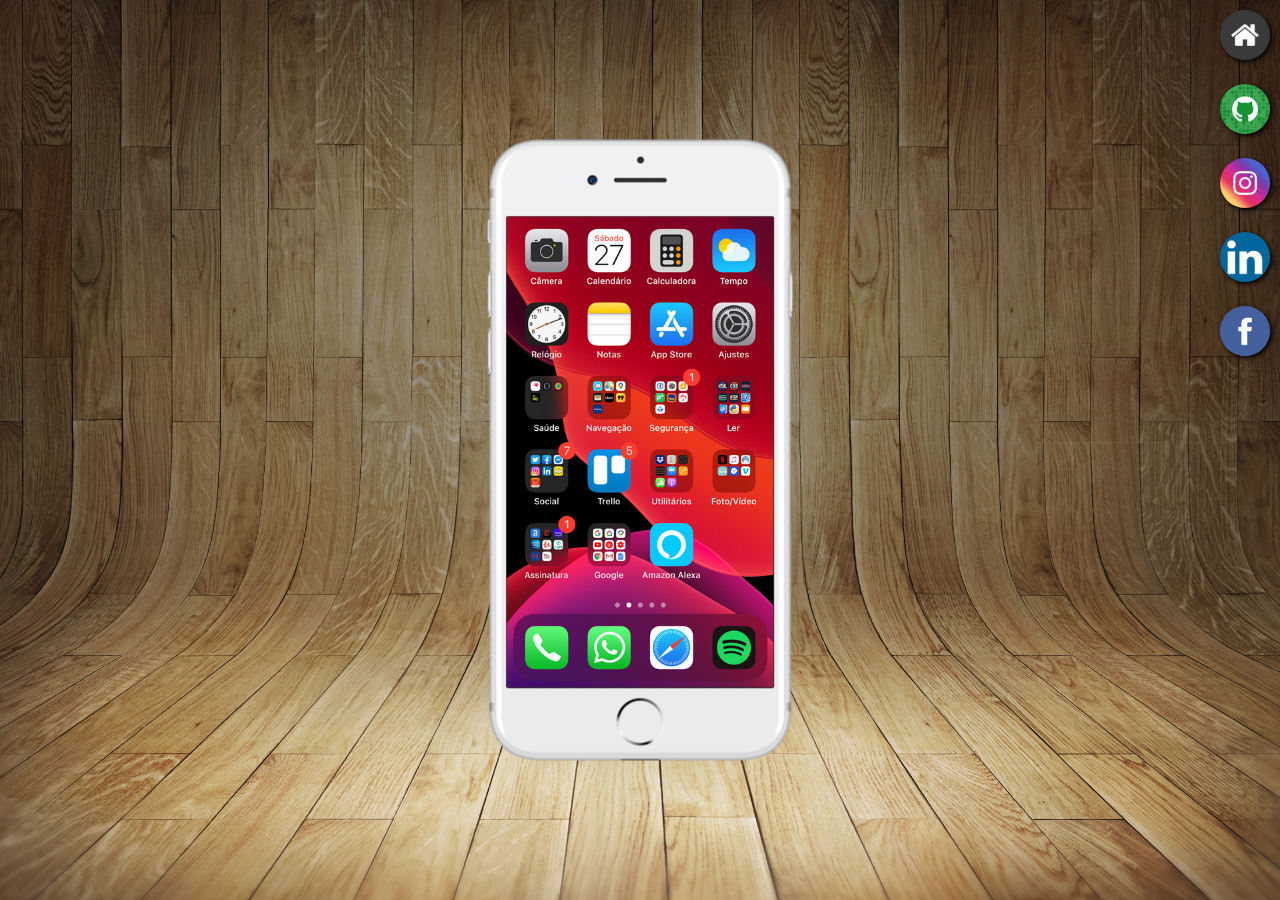
<file: index.html>
<!DOCTYPE html>
<html lang="pt-br">
<head>
    <meta charset="UTF-8">
    <meta name="viewport" content="width=device-width, initial-scale=1.0">
    <link rel="shortcut icon" href="favicon.ico" type="image/x-icon">
    <link rel="stylesheet" href="estilos/styles.css">
    <title>Projetos Redes Sociais</title>
</head>
<body>
    <main>
        <section id="telefone">
            <iframe src="home.html" name="tela" id="tela" frameborder="0">
                Seu navegador não é compativel com isso..
            </iframe>
                
        </section>
        <section id="redes-sociais">
            <a href="home.html" target="tela"><img src="imagens/logo-home.jpg" alt="Home"></a><br>
            <a href="github.html" target="tela"><img src="imagens/logo-github.jpg" alt="GitHub"></a><br>
            <a href="instagram.html" target="tela"><img src="imagens/logo-instagram.jpg" alt="Instagram"></a><br>
            <a href="linkedin.html" target="tela"><img src="imagens/logo-linkedin.png" alt="Twiter"></a><br>
            <a href="facebook.html" target="tela"><img src="imagens/logo-facebook.jpg" alt="Facebook"></a><br>
        </section>
    </main>
</body>
</html>
</file>
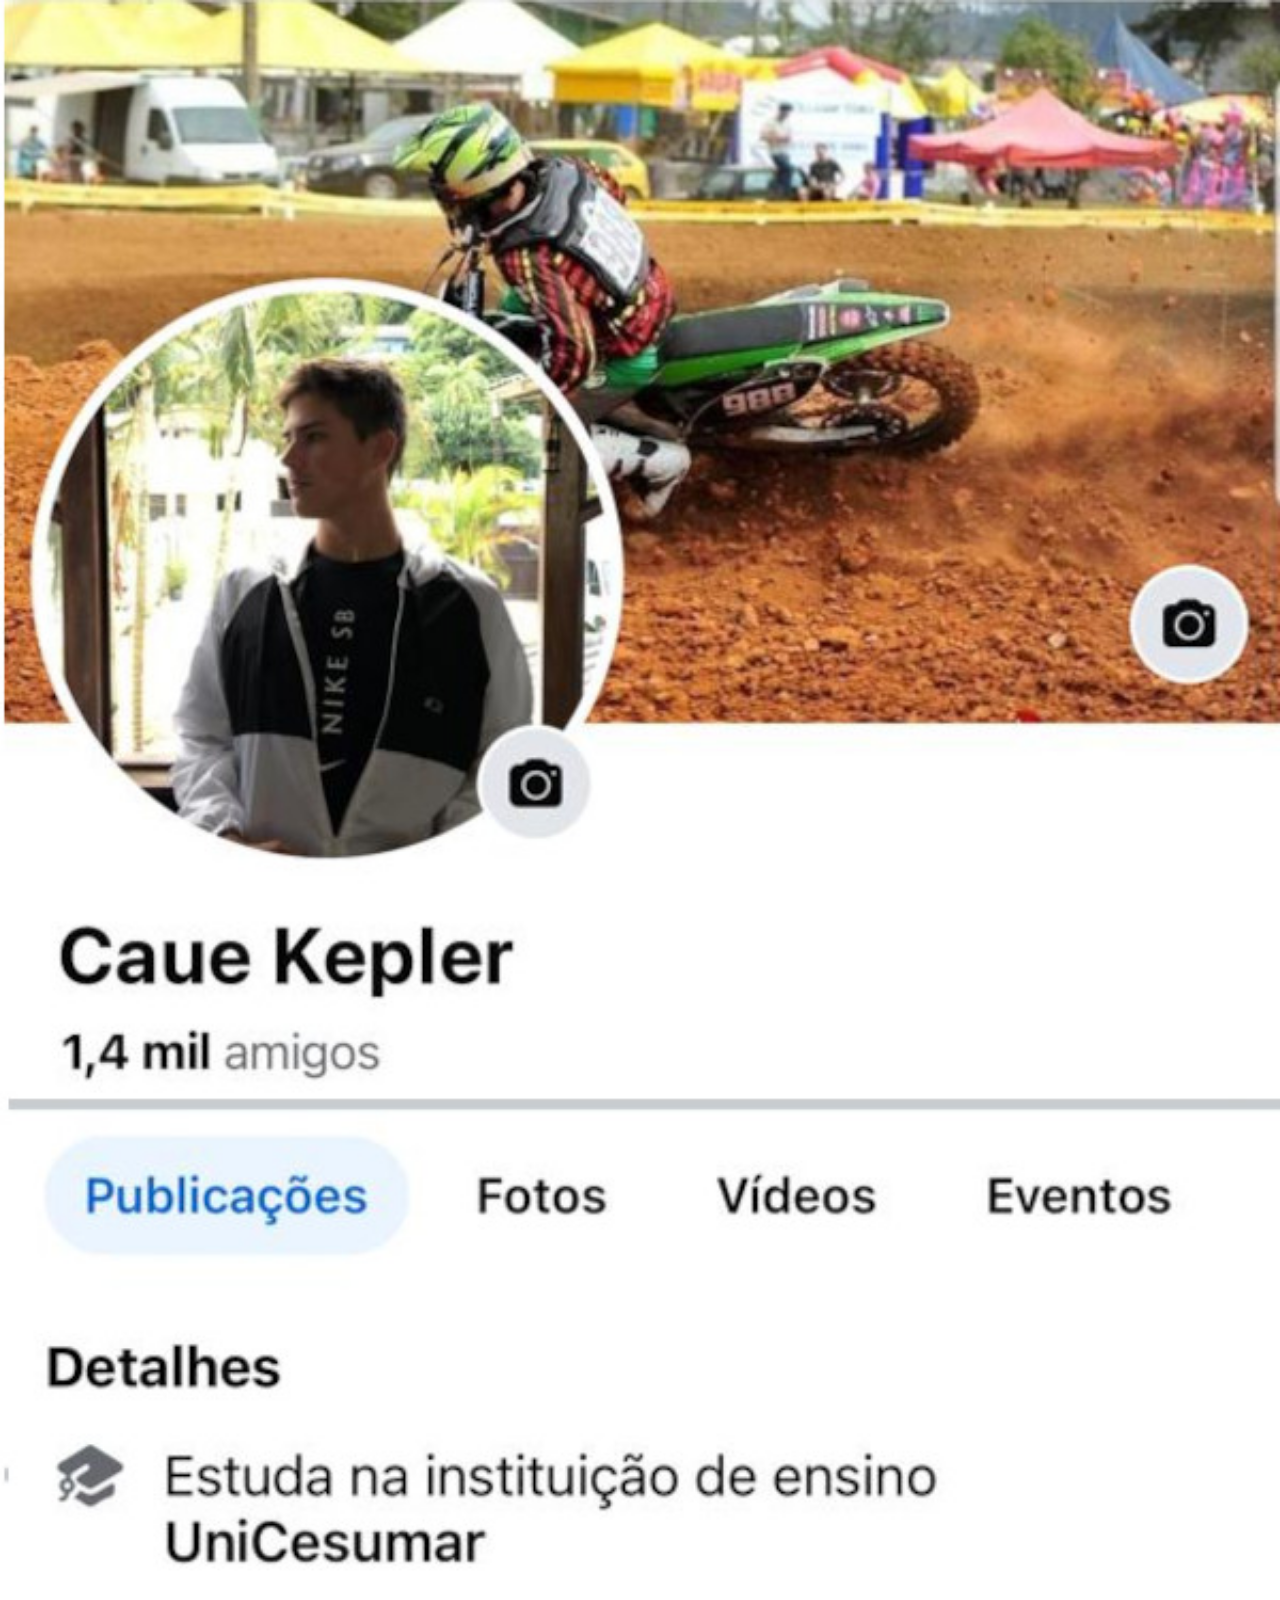
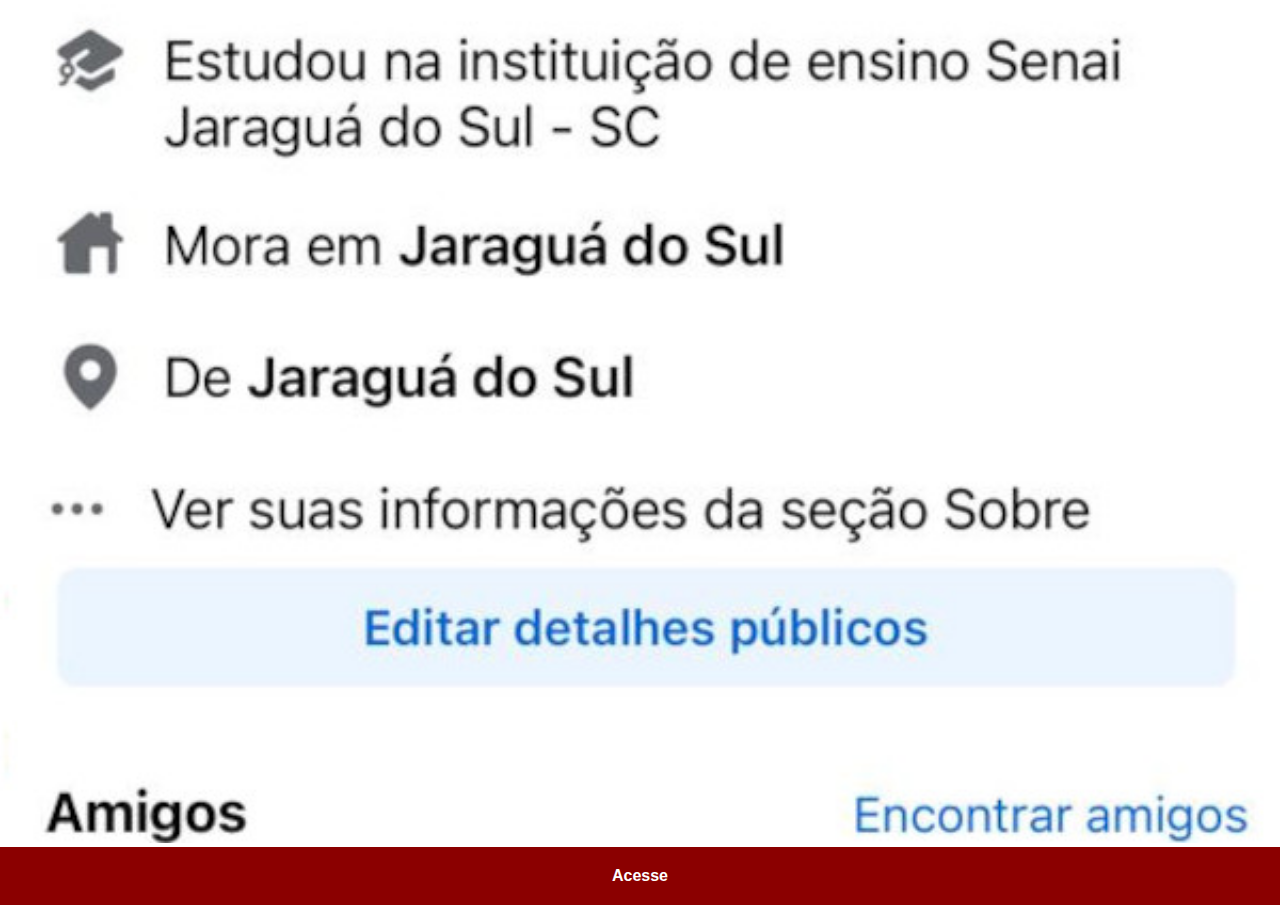
<file: facebook.html>
<!DOCTYPE html>
<html lang="pt-br">
<head>
    <meta charset="UTF-8">
    <meta name="viewport" content="width=device-width, initial-scale=1.0">
    <title>Facebook</title>
    <link rel="stylesheet" href="estilos/social.css">
</head>
<body>
    <img src="imagens/face-tela.jpg" alt="Facebook">
    <a href="https://www.facebook.com/share/V6KqhBAzZfzvmG5n/?mibextid=LQQJ4d" target="_blank">Acesse</a>
</body>
</html>
</file>
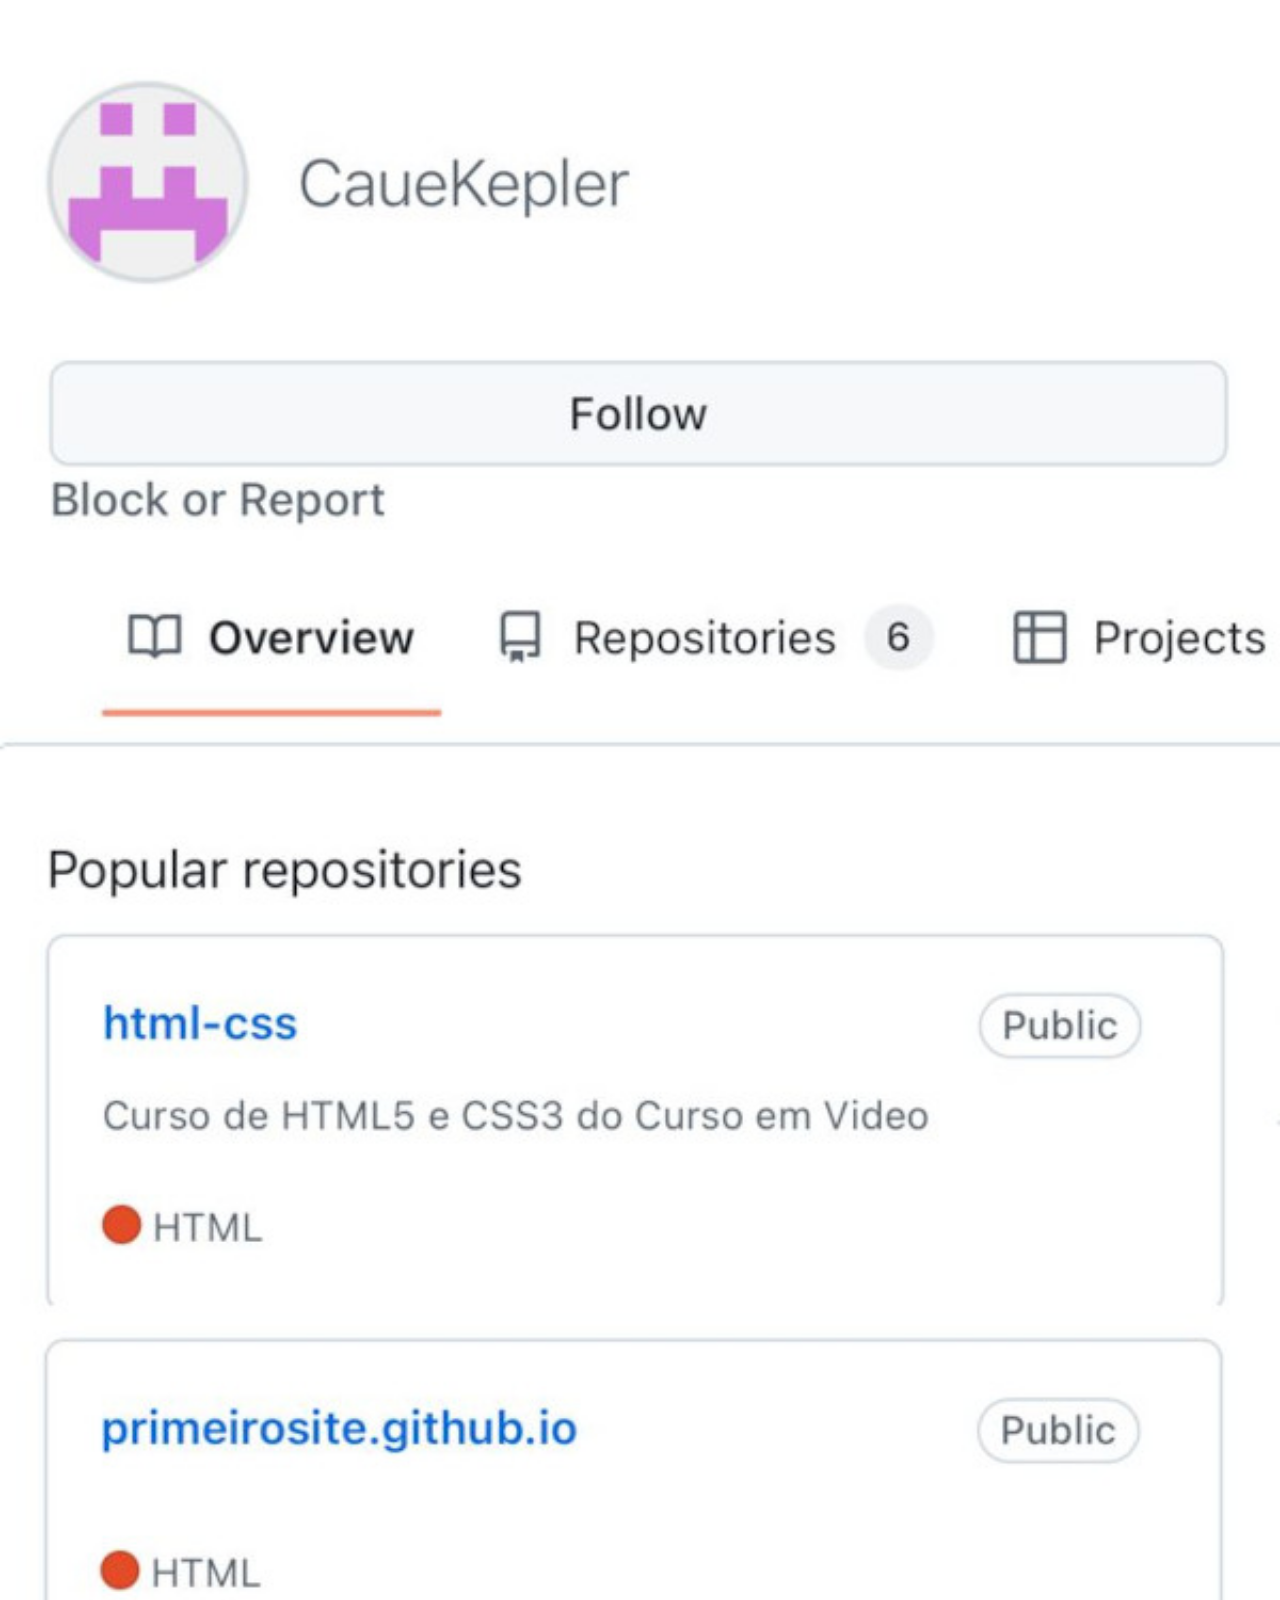
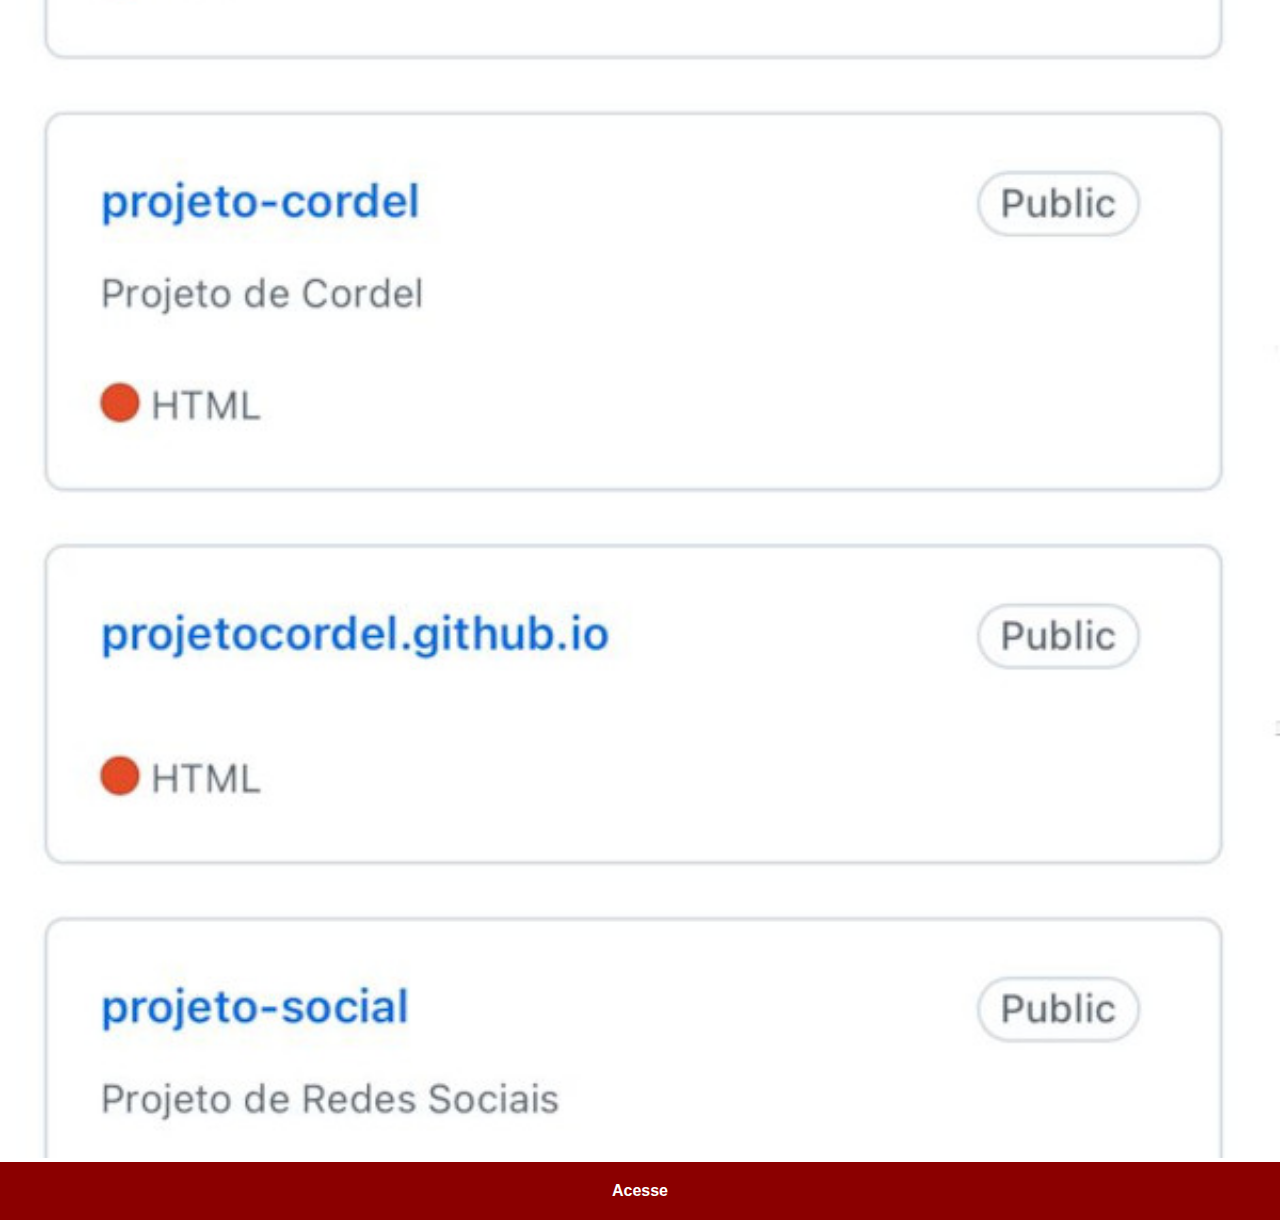
<file: github.html>
<!DOCTYPE html>
<html lang="pt-br">
<head>
    <meta charset="UTF-8">
    <meta name="viewport" content="width=device-width, initial-scale=1.0">
    <title>GitHub</title>
    <link rel="stylesheet" href="estilos/social.css">
</head>
<body>
    <img src="imagens/github-telaa.jpg" alt="GitHub">
    <a href="https://github.com/CaueKepler" target="_blank">Acesse</a>
</body>
</html>
</file>
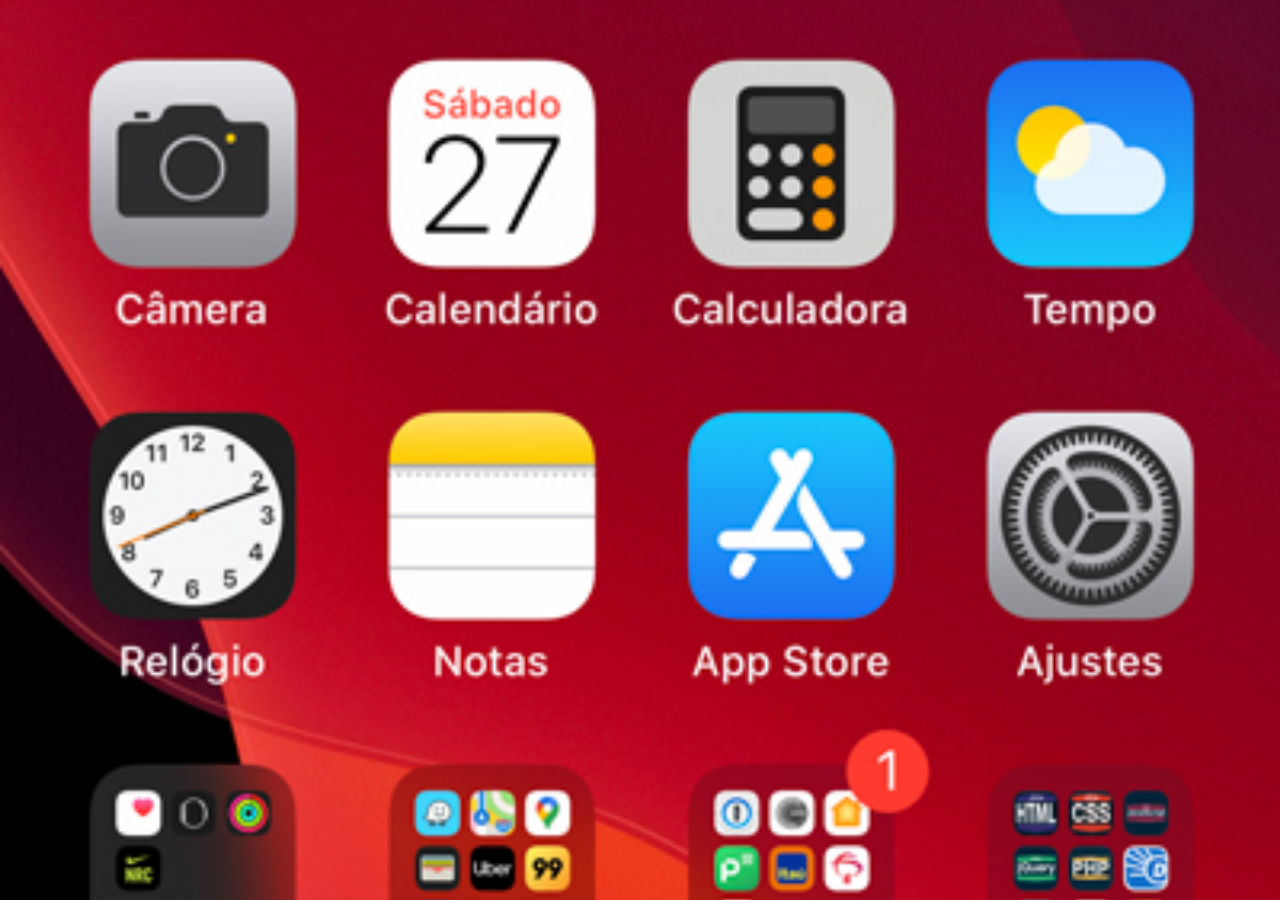
<file: home.html>
<!DOCTYPE html>
<html lang="pt-br">
<head>
    <meta charset="UTF-8">
    <meta name="viewport" content="width=device-width, initial-scale=1.0">
    <title>Home</title>
    <style>
        * {
            margin: 0px;
            padding: 0px;

        }

        body {
            width: 100vw;
            height: 100vh;
            background: black url(imagens/tela-home.jpg) no-repeat top center;
            background-size: cover;
        }
    </style>
</head>
<body>
    
</body>
</html>
</file>
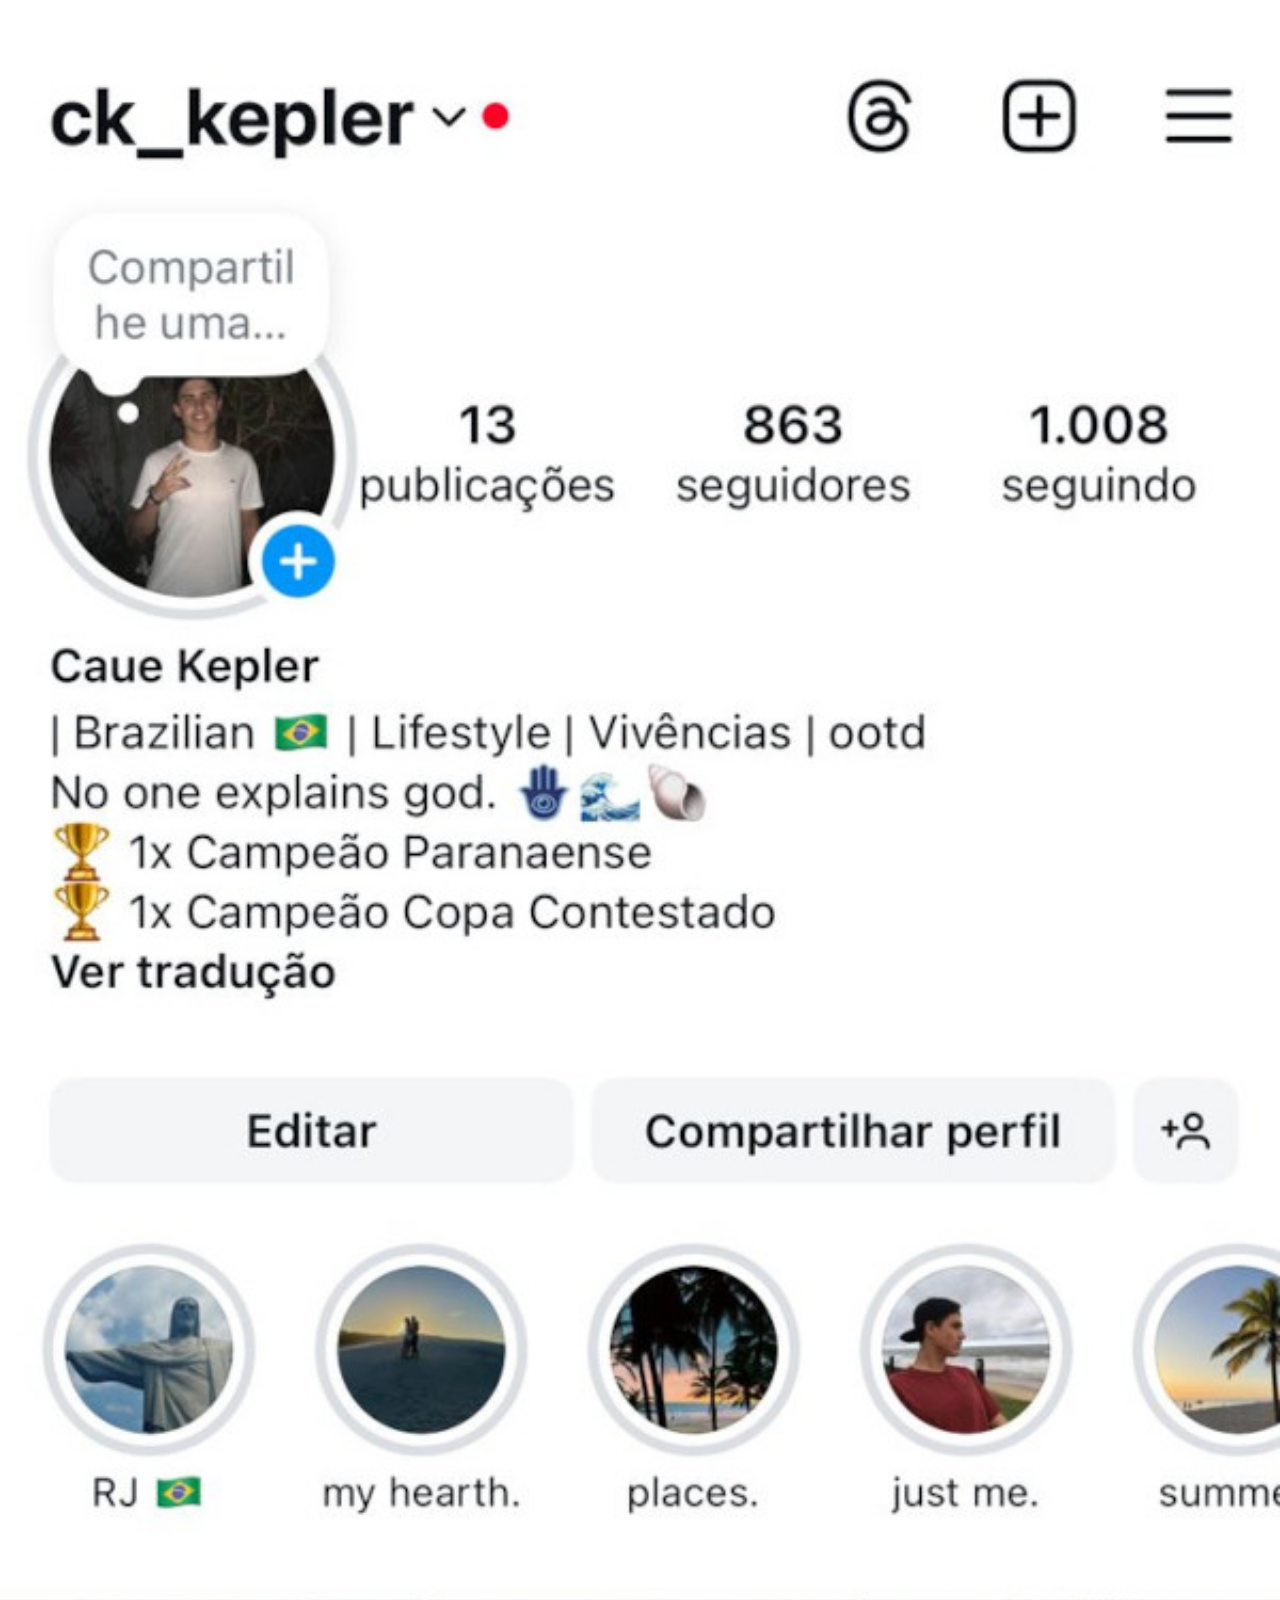
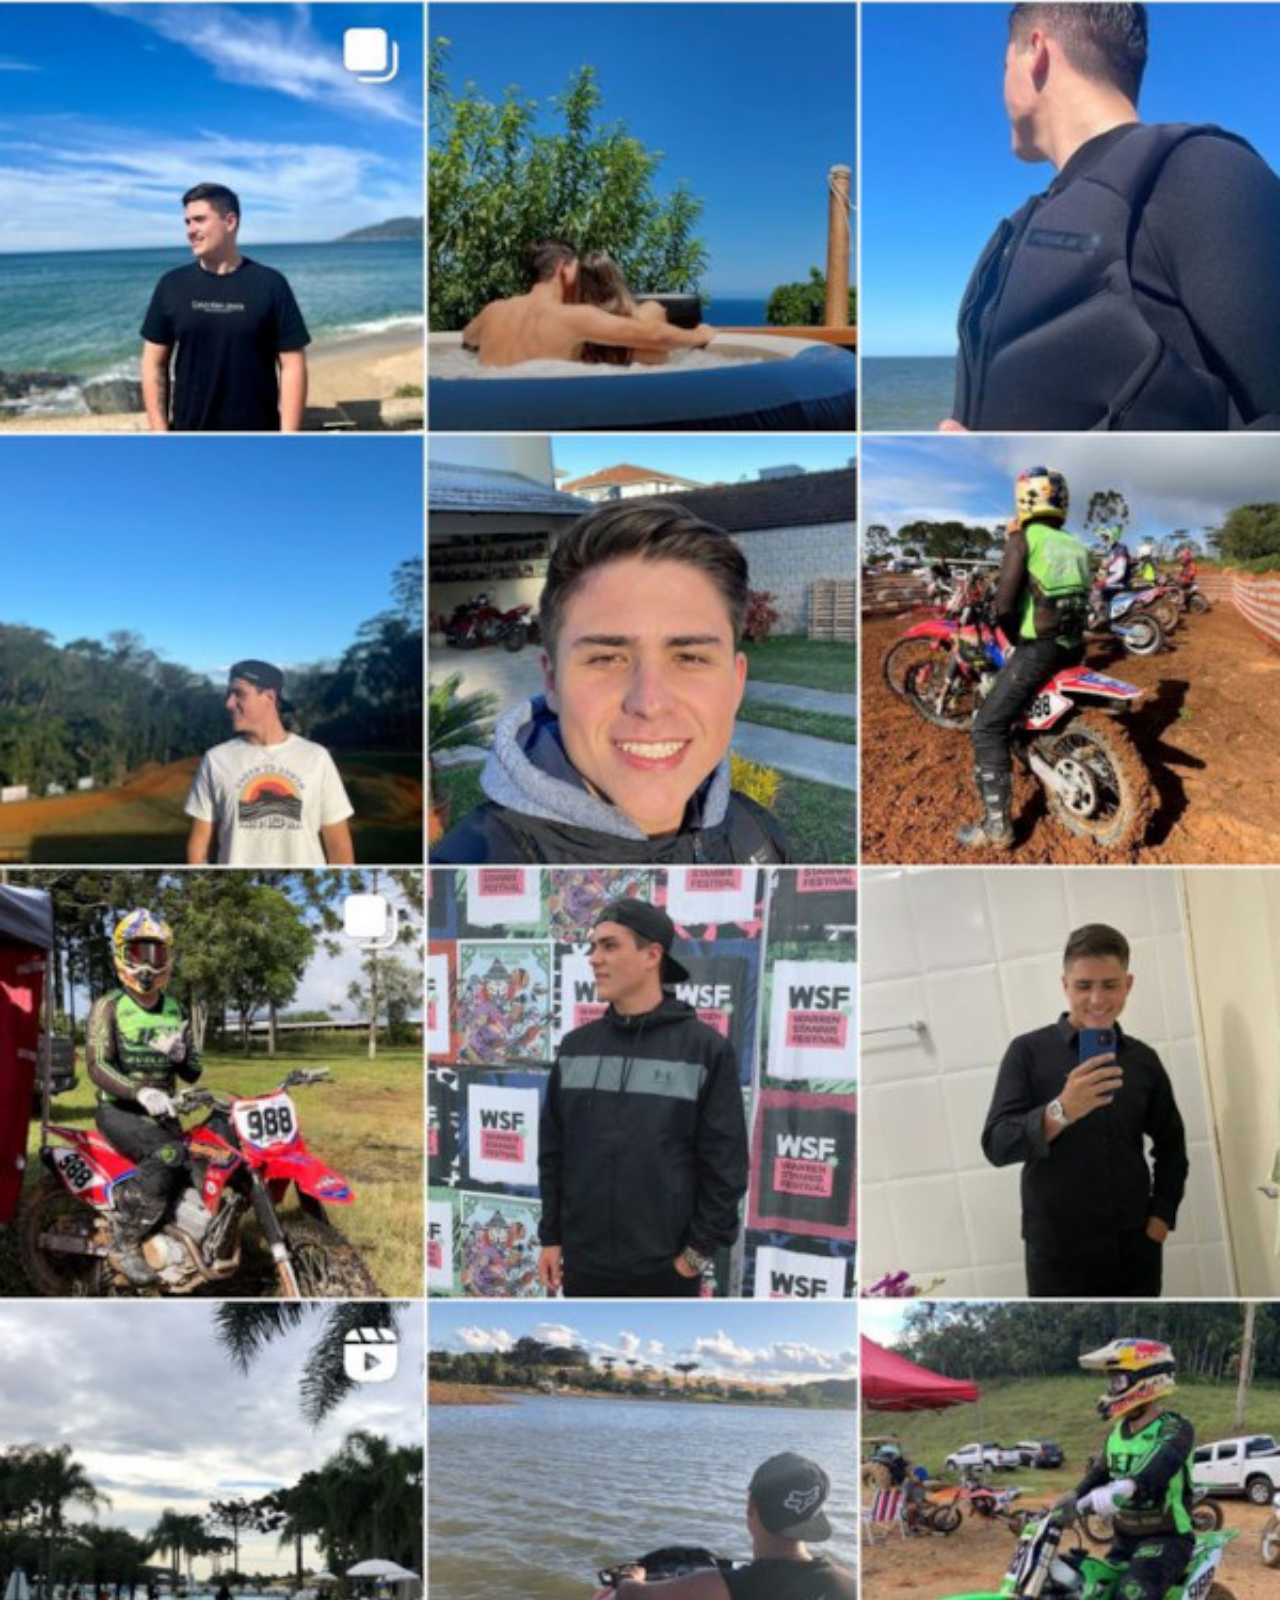
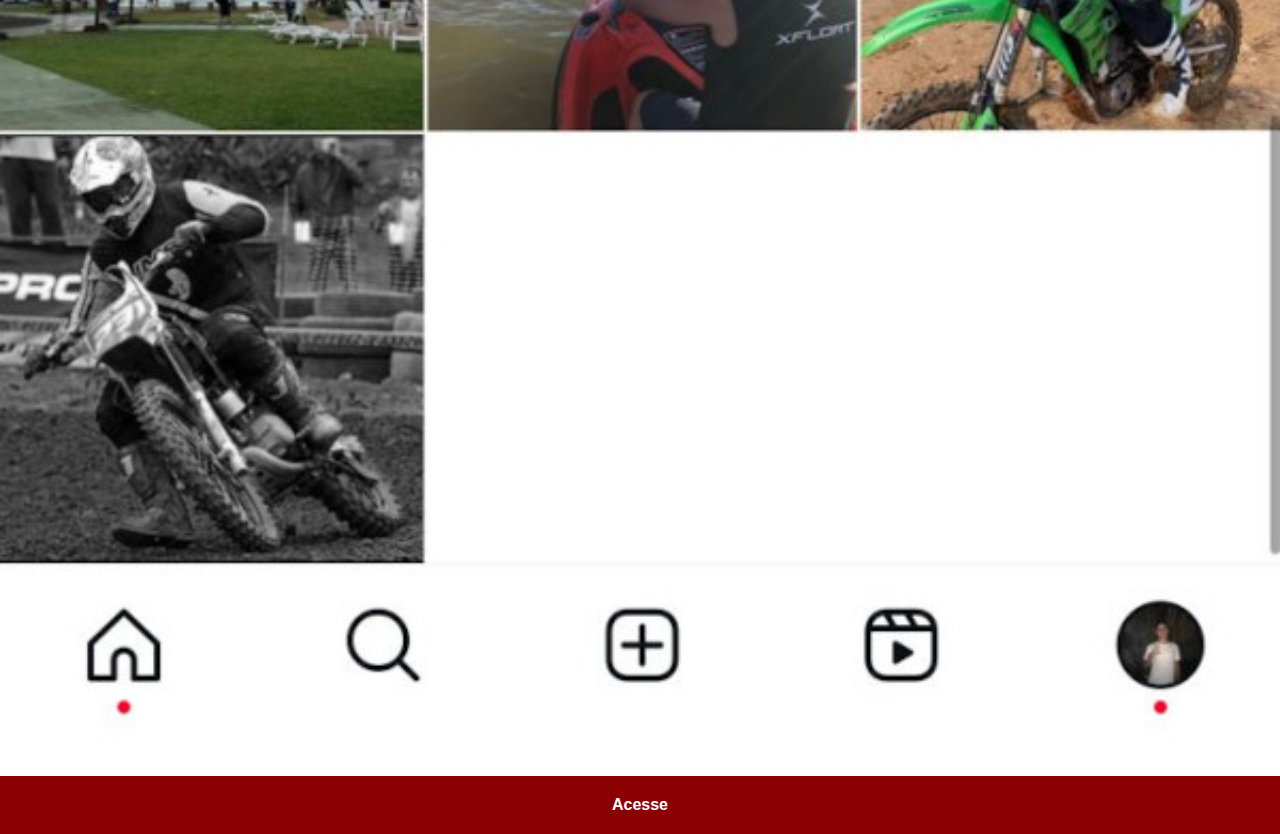
<file: instagram.html>
<!DOCTYPE html>
<html lang="pt-br">
<head>
    <meta charset="UTF-8">
    <meta name="viewport" content="width=device-width, initial-scale=1.0">
    <title>Instagram</title>
    <link rel="stylesheet" href="estilos/social.css">
</head>
<body>
    <img src="imagens/instagram-tela.jpg" alt="Instagram">
    <a href="https://www.instagram.com/ck_kepler?igsh=MTUyZ3JwemQza3NpNA==" target="_blank">Acesse</a>
</body>
</html>
</file>
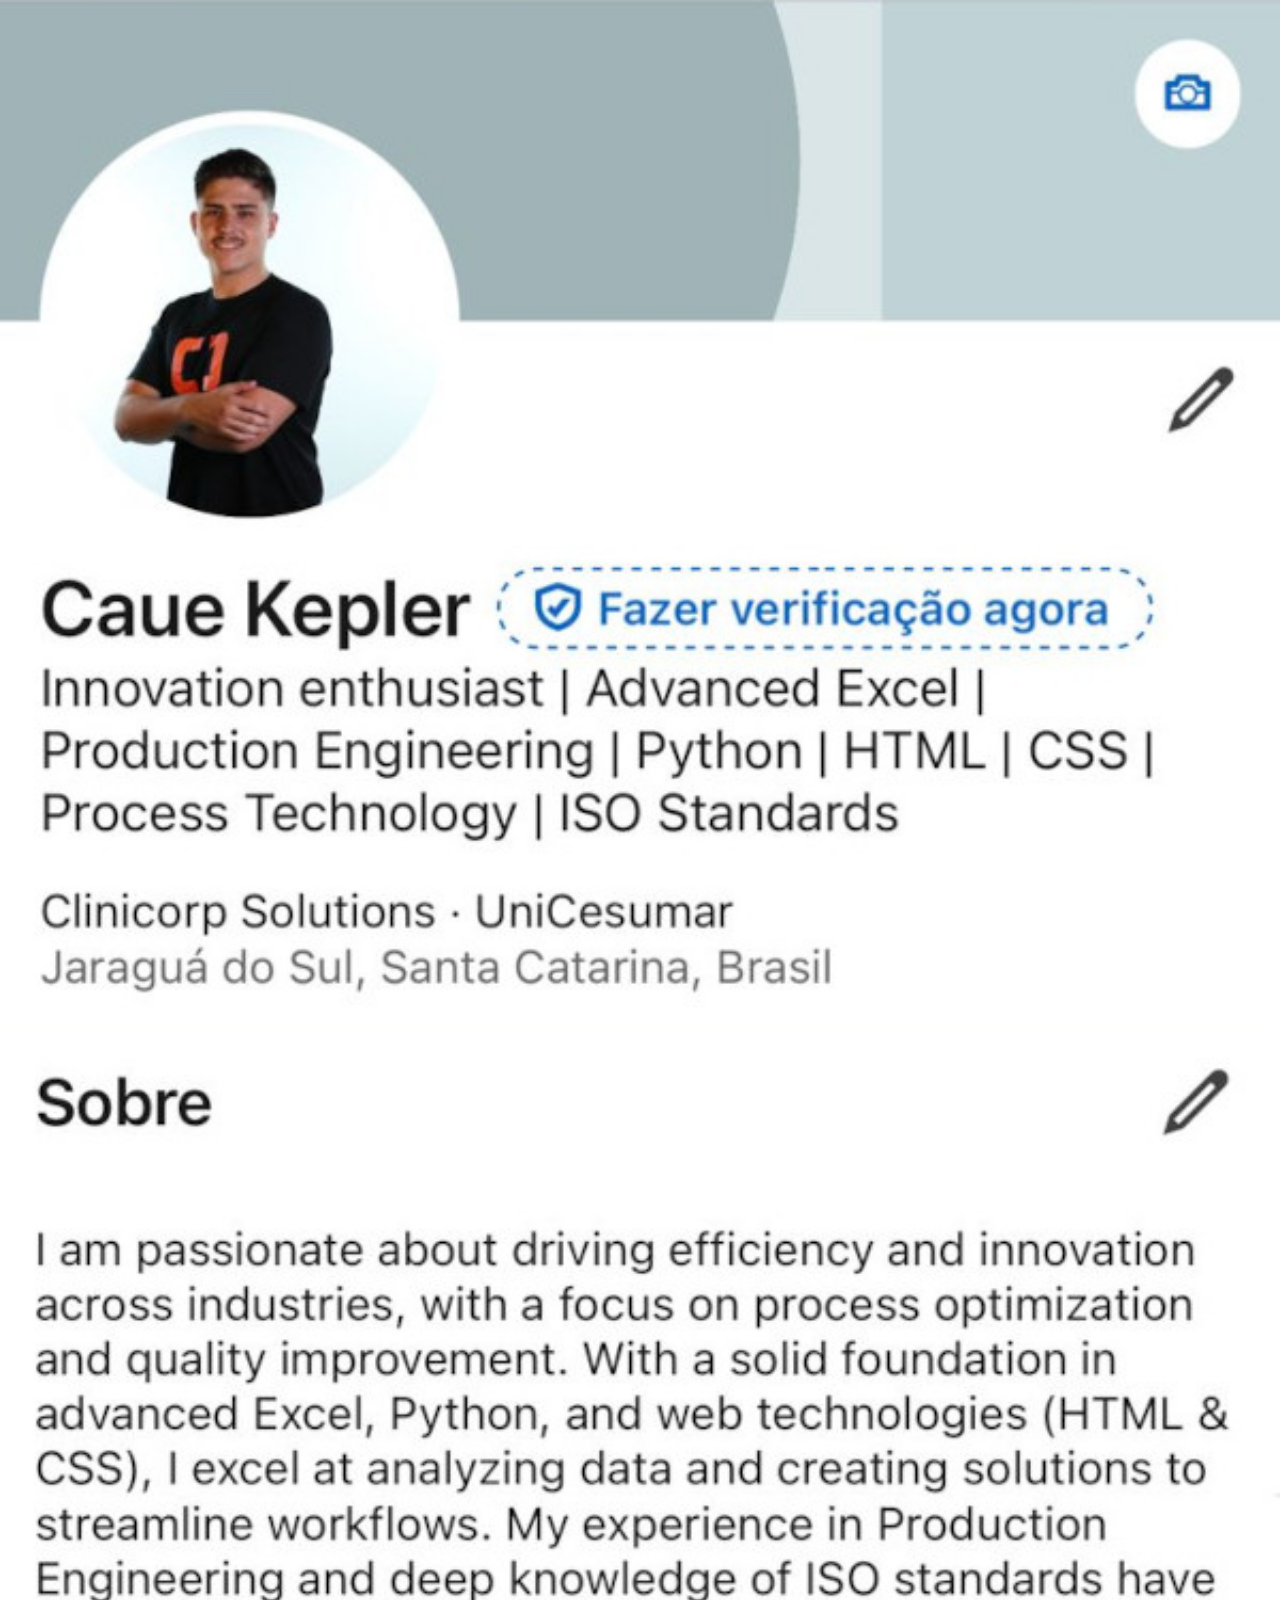
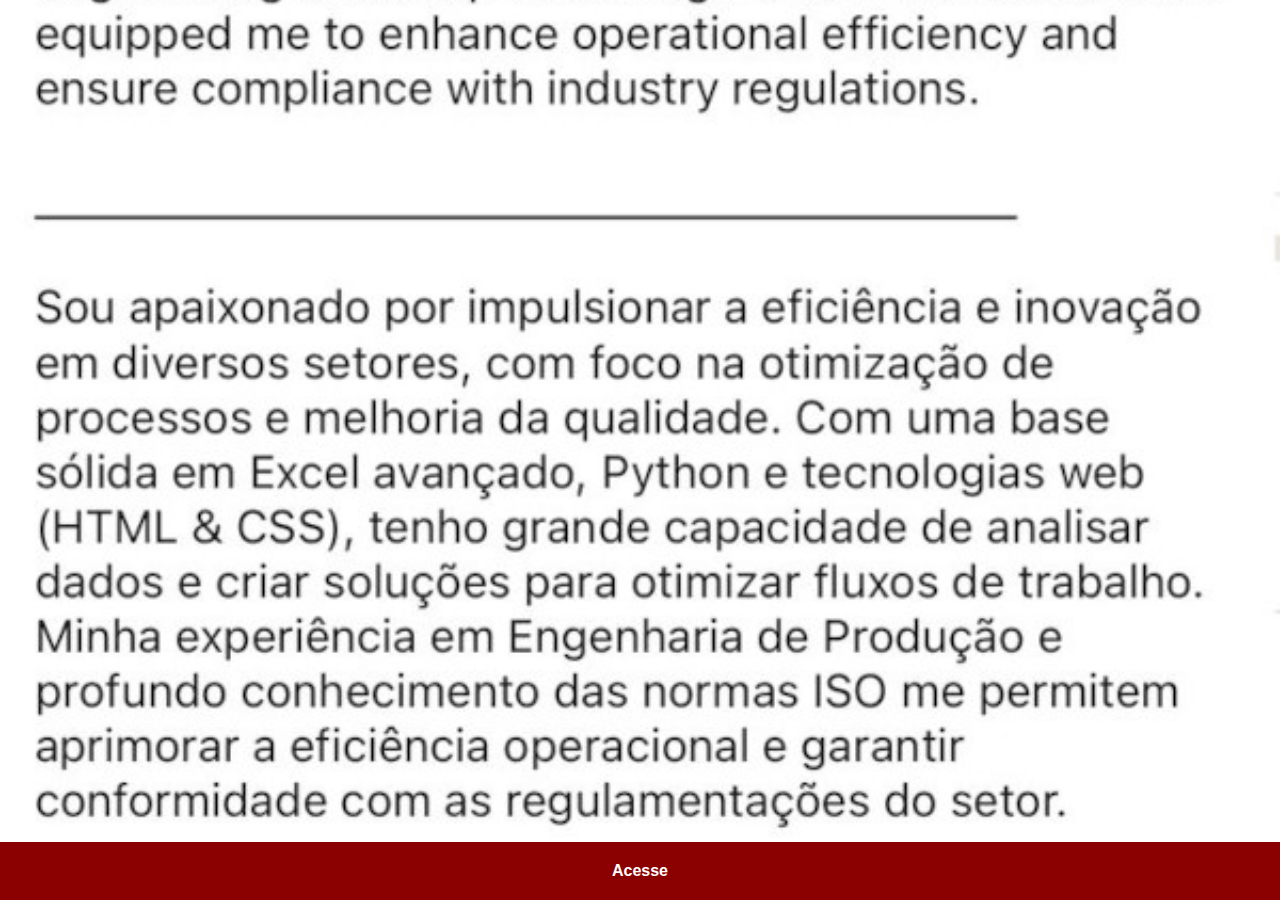
<file: linkedin.html>
<!DOCTYPE html>
<html lang="en">
<head>
    <meta charset="UTF-8">
    <meta name="viewport" content="width=device-width, initial-scale=1.0">
    <title>Linkedin</title>
    <link rel="stylesheet" href="estilos/social.css">
</head>
<body>
    <img src="imagens/linkdin-tela.jpg" alt="Linkedin">
    <a href="https://www.linkedin.com/public-profile/settings?trk=d_flagship3_profile_self_view_public_profile" target="_blank">Acesse</a>
</body>
</html>
</file>
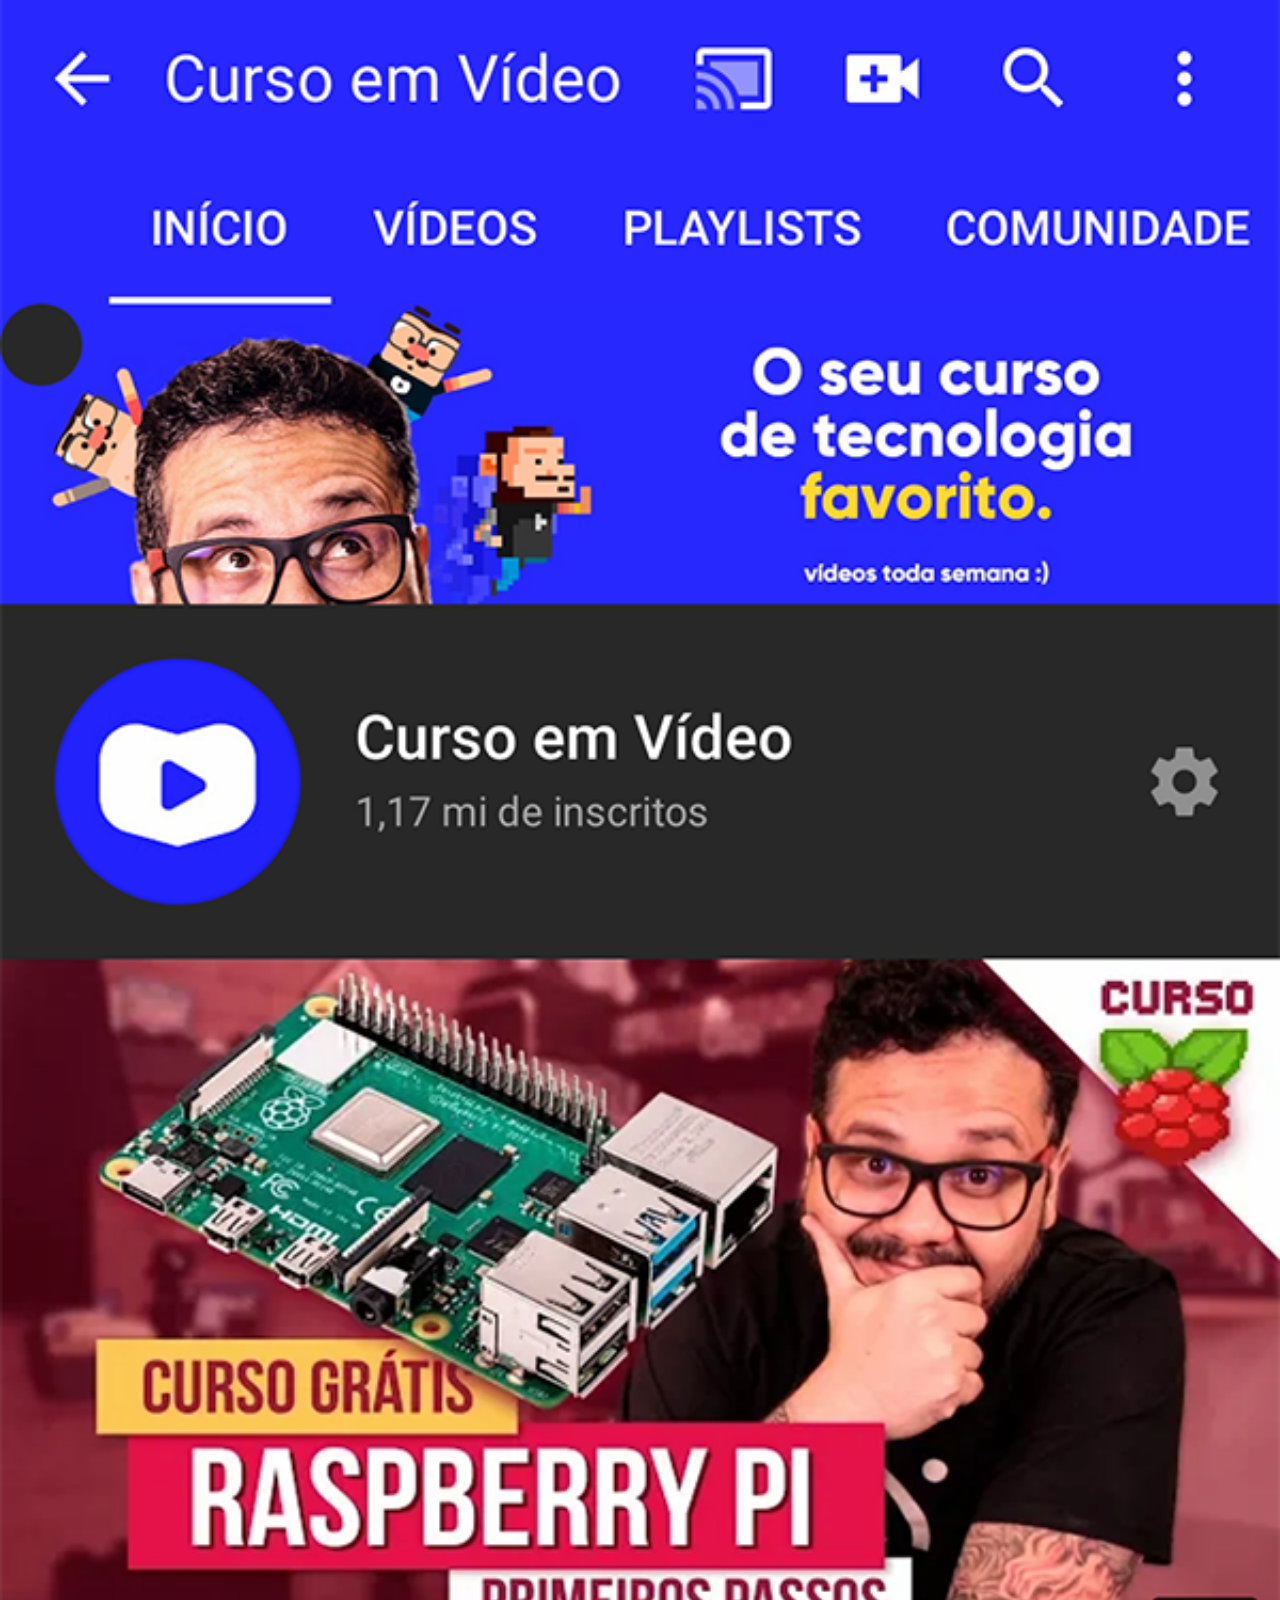
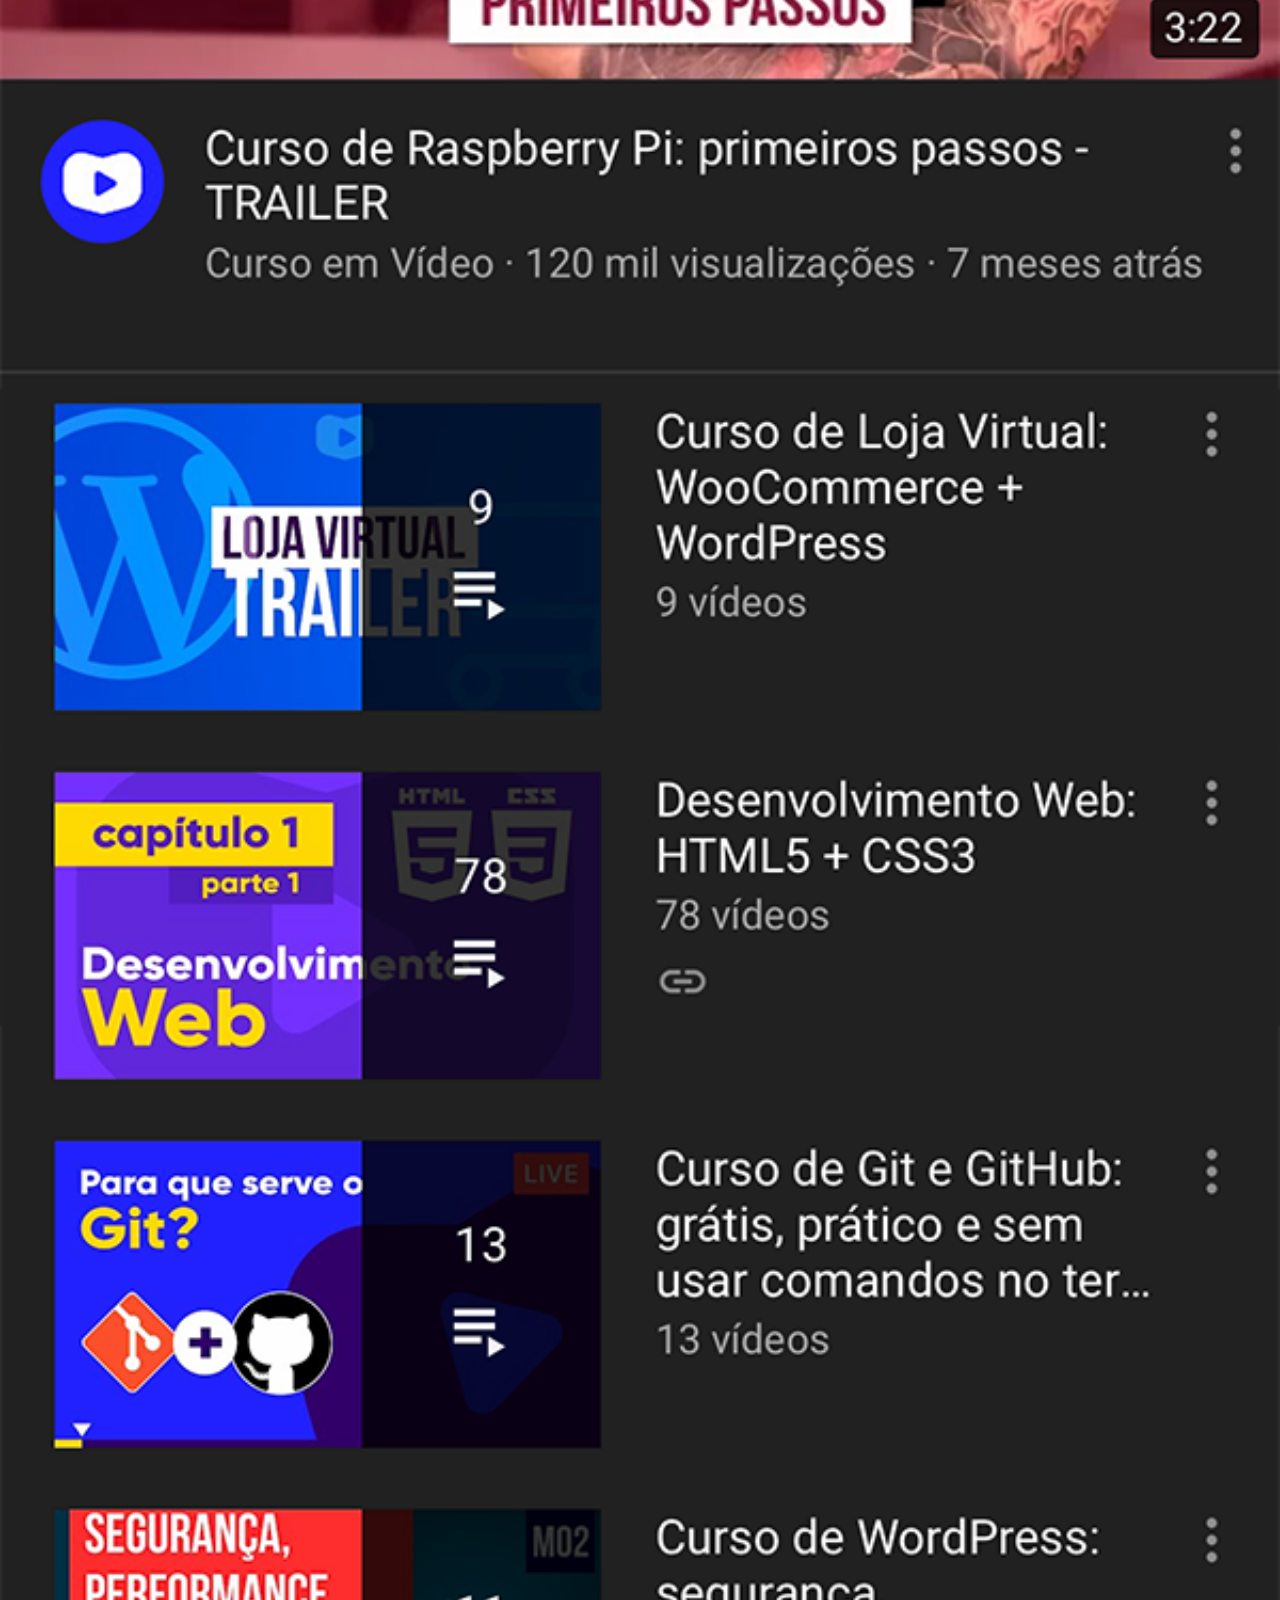
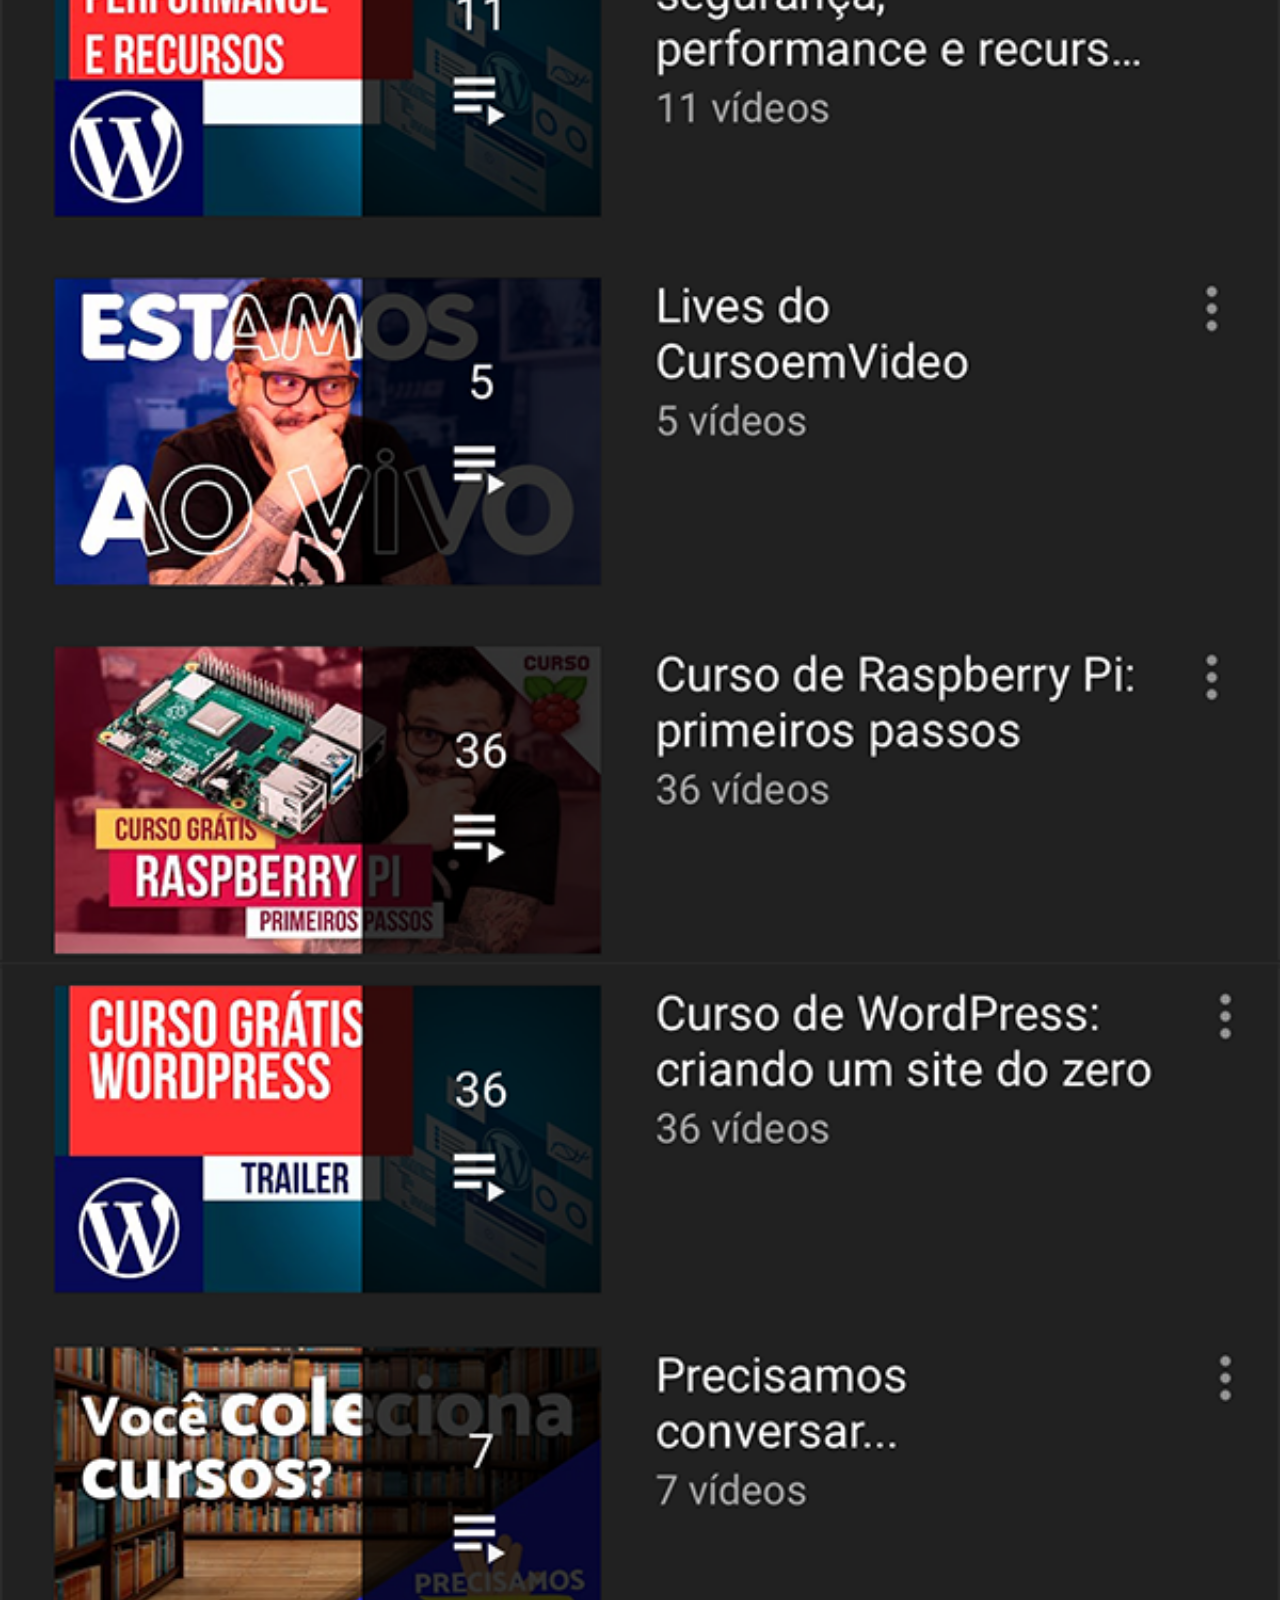
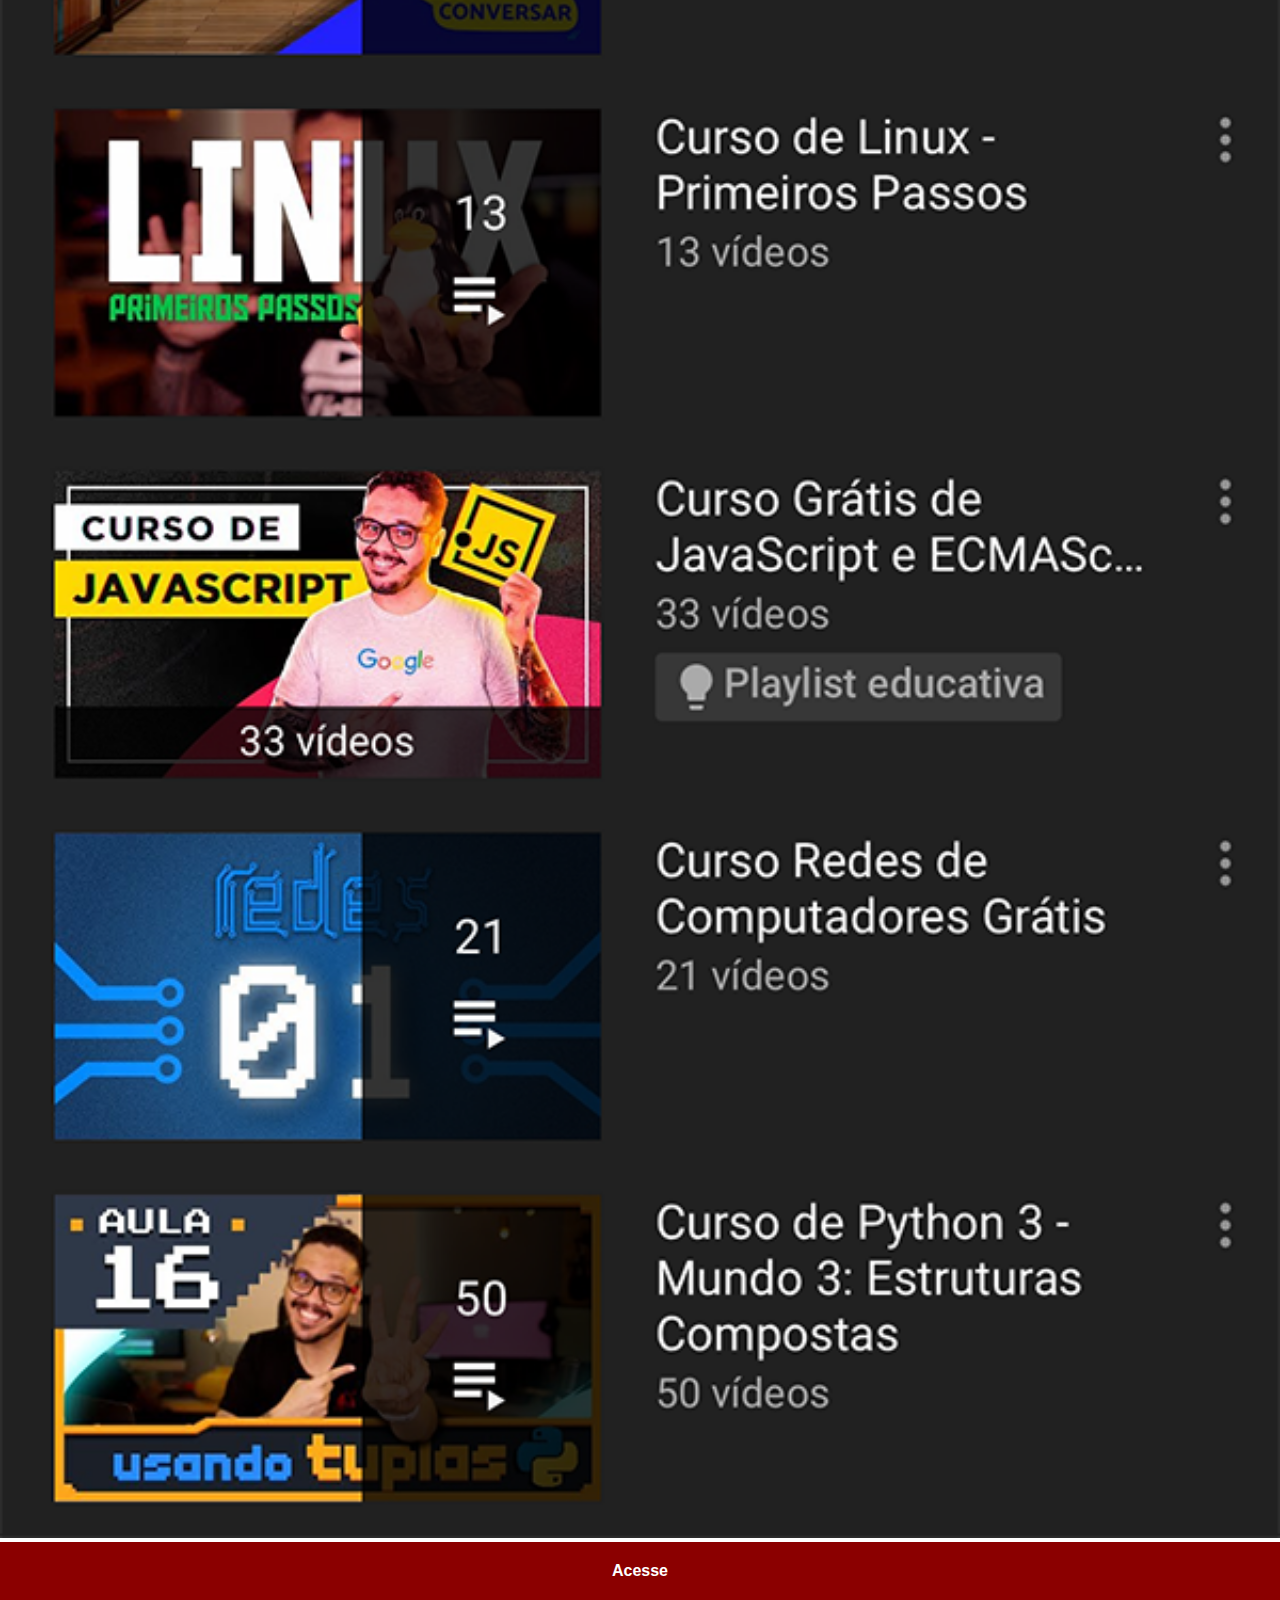
<file: youtube.html>
<!DOCTYPE html>
<html lang="pt-br">
<head>
    <meta charset="UTF-8">
    <meta name="viewport" content="width=device-width, initial-scale=1.0">
    <title>YouTube</title>
    <link rel="stylesheet" href="estilos/social.css">
</head>
<body>
    <img src="imagens/tela-youtube.png" alt="Youtube">
    <a href="https://www.youtube.com/c/CursoemV%C3%ADdeo/playlists" target="_blank">Acesse</a>
</body>
</html>
</file>
<file: estilos/styles.css>
@charset "UTF-8";

* {
    margin: 0px;
    padding: 0px;
    font-family: Arial, Helvetica, sans-serif;
}

html, body {
    height: 100vh;
    width: 100vw;
    background-color: black;
}

body {
    background: url(../imagens/fundo-madeira.jpg) no-repeat top center;
    background-size: cover;
    background-attachment: fixed;
}

main {
    height: 100vh;
    position: relative;
    
}

section#telefone {
    position: absolute;
    top: 50%;
    left: 50%;
    transform: translate(-50%, -50%);

    height: 627px;
    width: 311px;
    background: url('../imagens/frame-iphone.png') no-repeat;
}

iframe#tela {
    position: relative;
    top: 80px;
    left: 22px;
    width: 267px;
    height: 471px;
}

section#redes-sociais {
    text-align: right;
}

section#redes-sociais img {
    width: 50px;
    margin: 10px;
    border-radius: 50%;
    box-shadow: 2px 2px 5px black;
    box-sizing: border-box;
}

section#redes-sociais img:hover {
    border: 2px solid white;
    transform: translate(-3px, -3px);
    box-shadow: 5px 5px 10px black;
    transition: transform 0.5;
}
</file>
<file: estilos/social.css>
@charset "UTF-8";

* {
            margin: 0px;
            padding: 0px;
            font-family: Arial, Helvetica, sans-serif;
}

::-webkit-scrollbar {
            width: 0px;
            height: 0px;
}

img {
            width: 100vw;
            
}

a {
            display: block;
            background-color: darkred;
            color: white;
            padding: 20px;
            text-align: center;
            font-weight: bolder;
            text-decoration: none;
}

a:hover {
            background-color: red;
}
</file>
